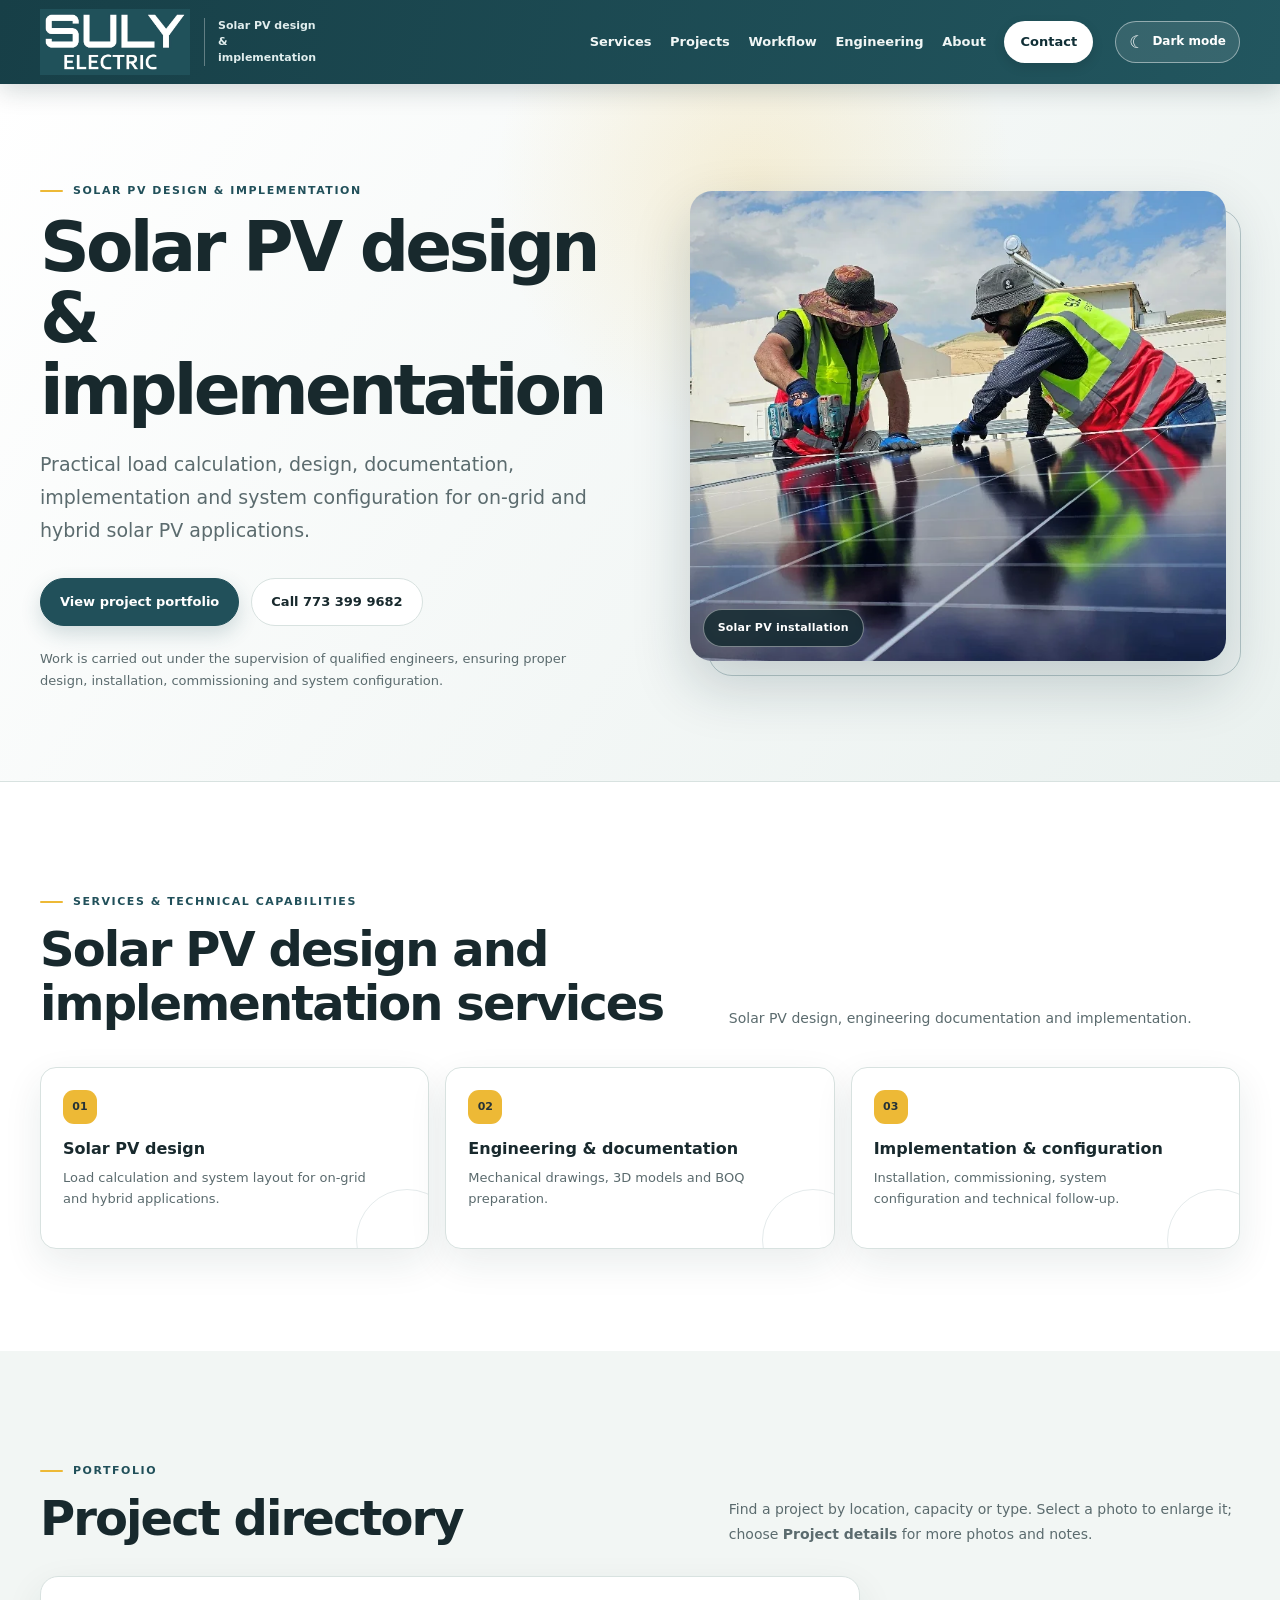
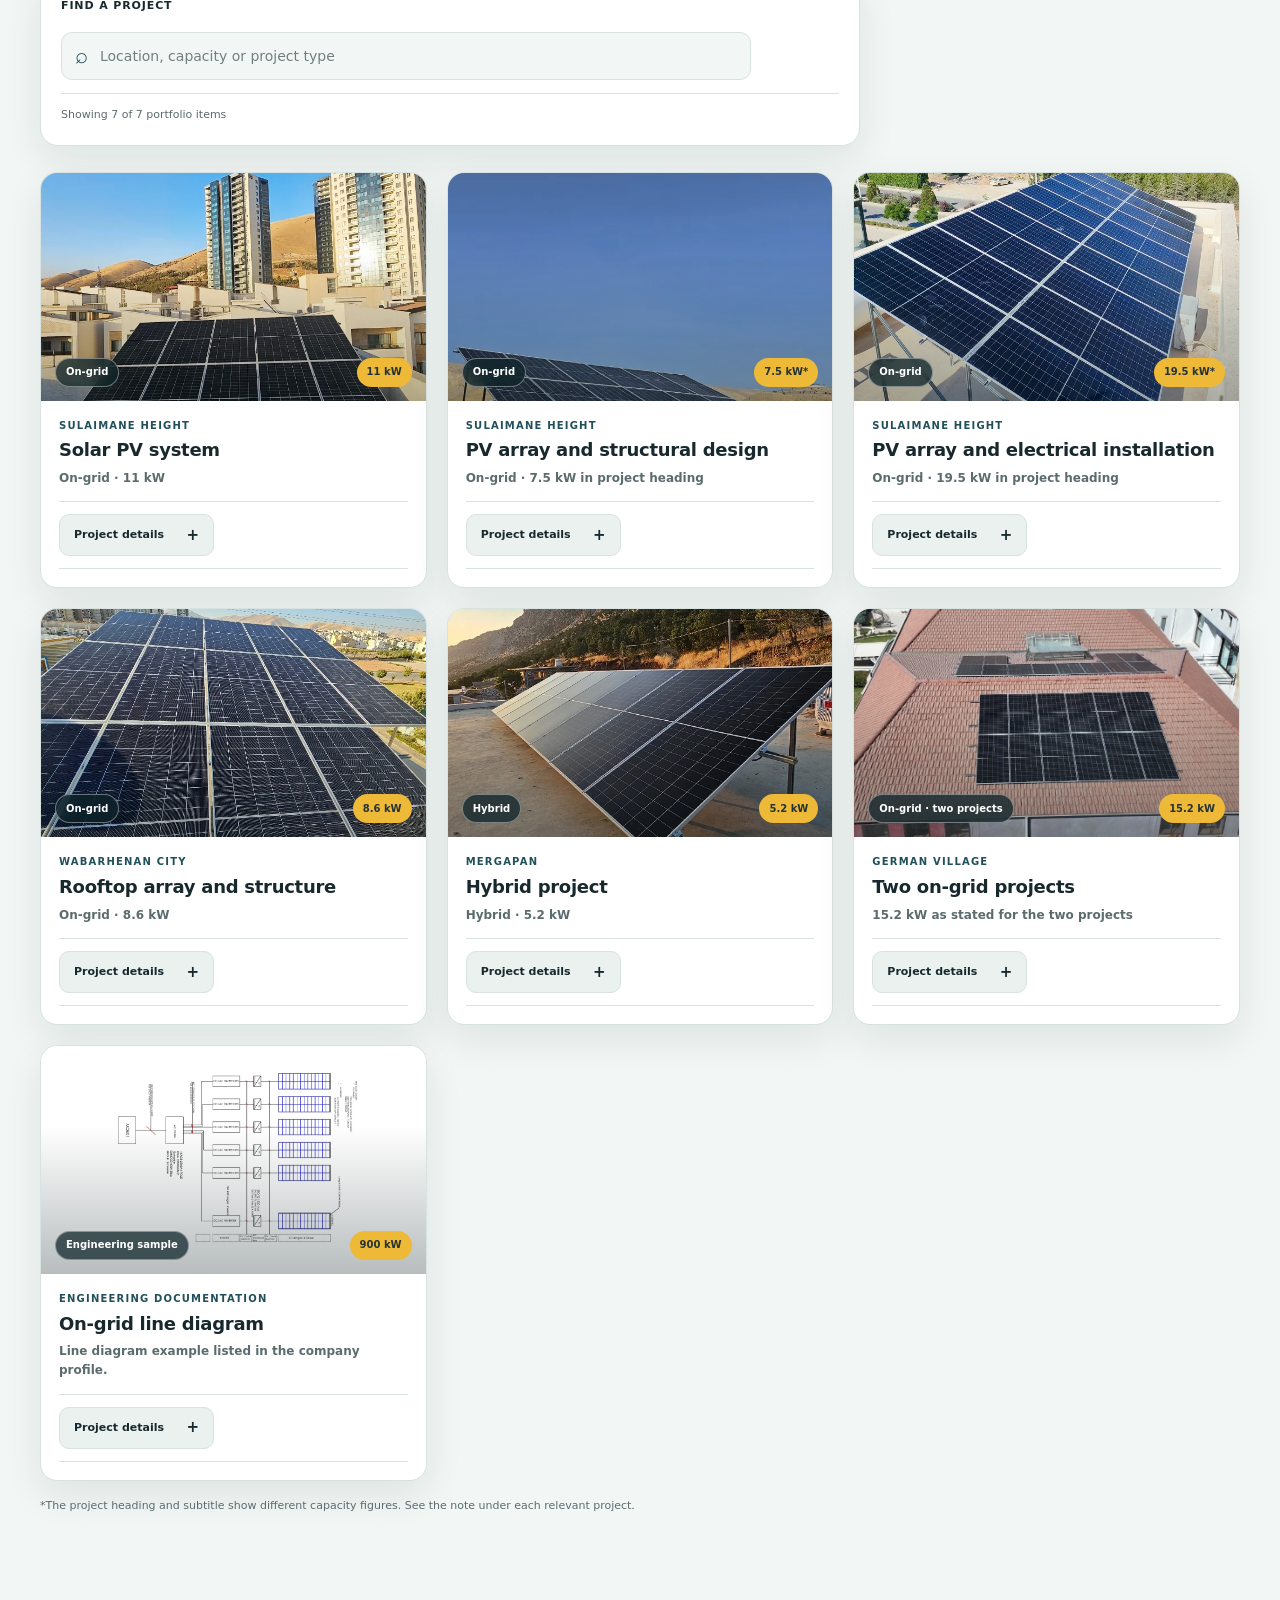
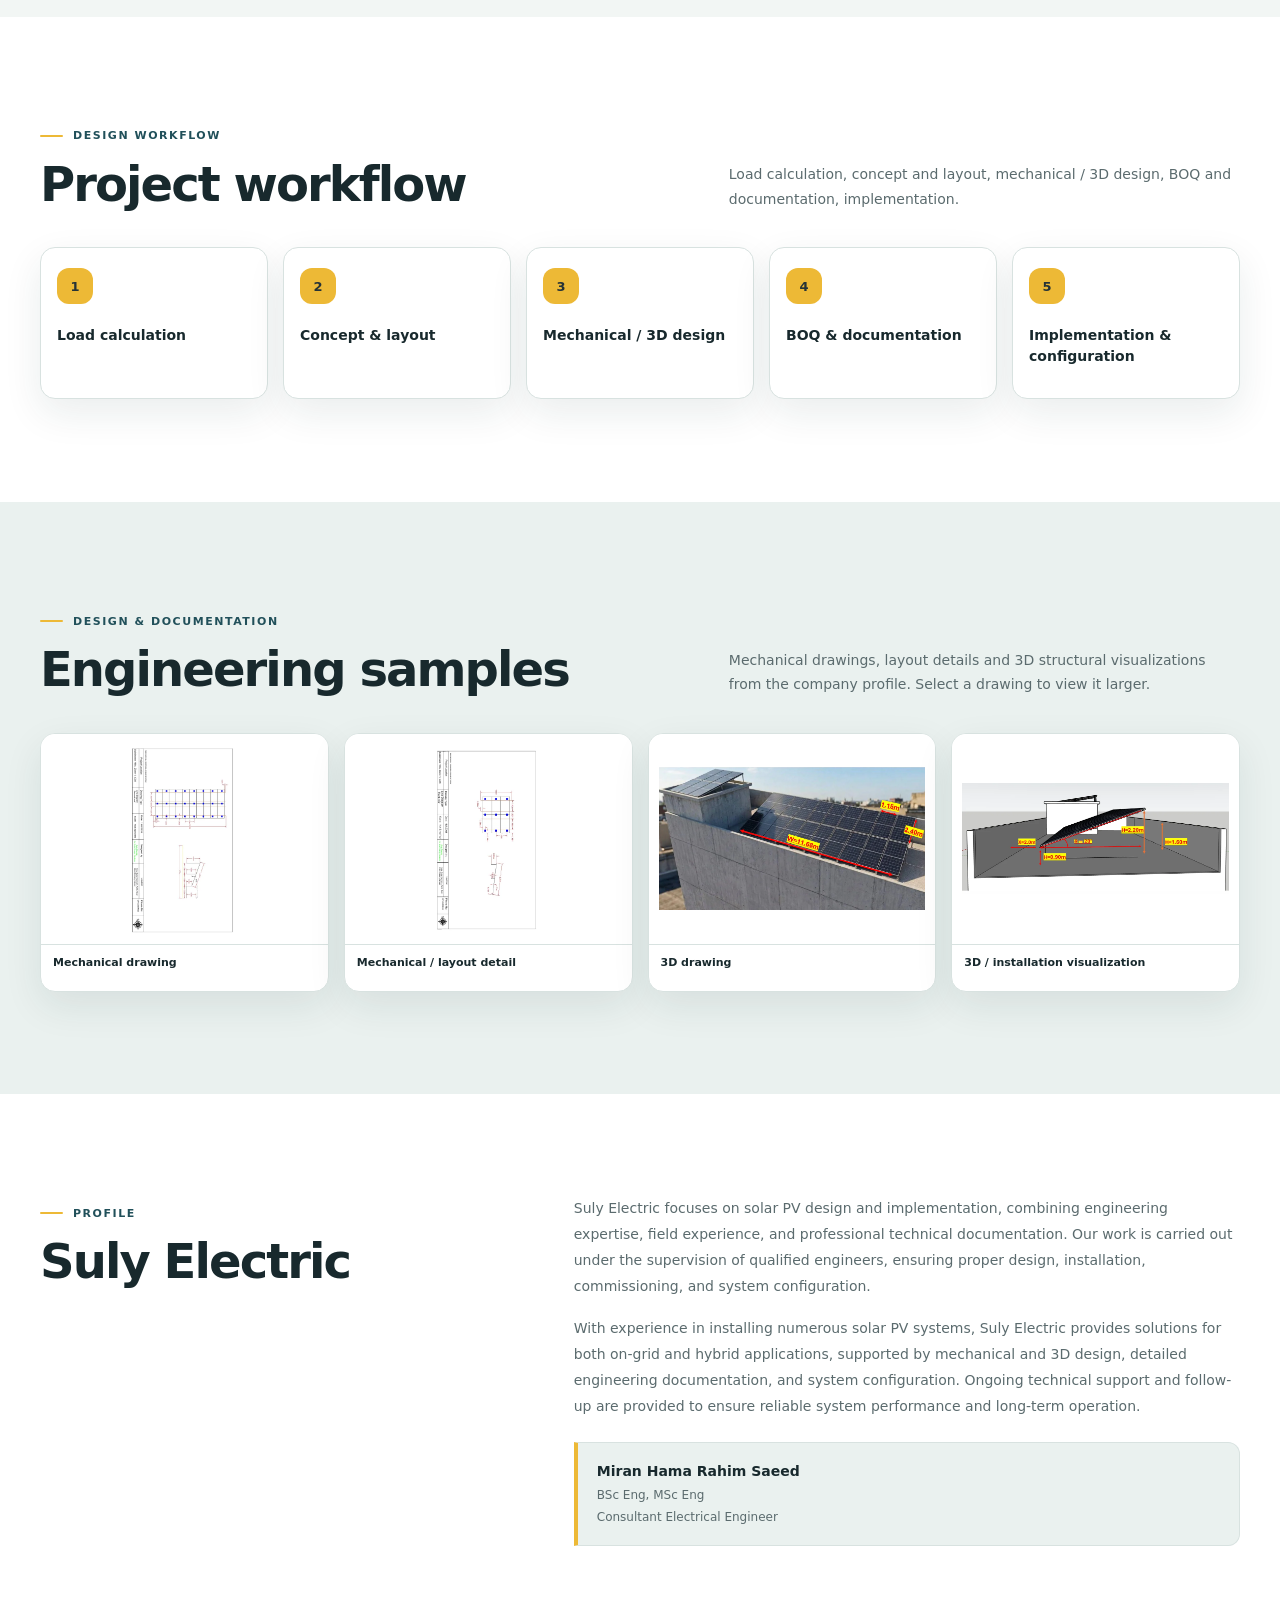
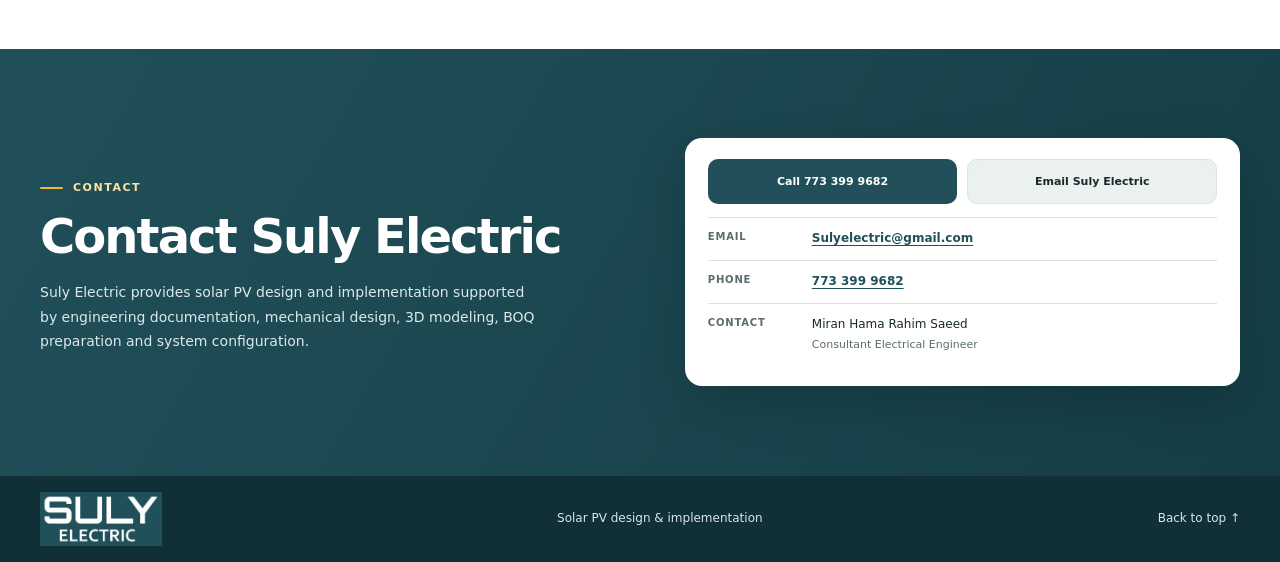
<file: index.html>
<!doctype html>
<html lang="en">
<head>
  <meta charset="utf-8">
  <meta name="viewport" content="width=device-width, initial-scale=1">
  <meta name="theme-color" content="#21505a">
  <meta name="description" content="Suly Electric solar PV design and implementation: load calculation, design, documentation, installation and system configuration for on-grid and hybrid applications.">
  <meta property="og:title" content="Suly Electric | Solar PV Design &amp; Implementation">
  <meta property="og:description" content="Solar PV design, engineering documentation and project implementation by Suly Electric.">
  <meta property="og:type" content="website">
  <title>Suly Electric | Solar PV Design &amp; Implementation</title>
  <link rel="icon" href="assets/favicon.png" type="image/png">
  <link rel="stylesheet" href="styles.css?v=20261004-6">
  <script src="script.js?v=20261004-6" defer></script>
</head>
<body>
  <a class="skip-link" href="#main">Skip to main content</a>
  <header class="site-header" id="top">
    <div class="header-inner">
      <a class="brand" href="#top" aria-label="Suly Electric home">
        <img src="assets/images/suly-electric-logo.webp" alt="Suly Electric" width="534" height="235">
        <span class="brand-description">Solar PV design &amp; implementation</span>
      </a>
      <button class="menu-toggle" type="button" aria-label="Open menu" aria-expanded="false" aria-controls="primary-navigation">
        <span class="menu-icon" aria-hidden="true"><span></span><span></span></span><span class="menu-label">Menu</span>
      </button>
      <nav class="site-nav" id="primary-navigation" aria-label="Main navigation">
        <a href="#services">Services</a>
        <a href="#projects">Projects</a>
        <a href="#process">Workflow</a>
        <a href="#engineering">Engineering</a>
        <a href="#about">About</a>
        <a class="nav-contact" href="#contact">Contact</a>
      </nav>
      <button class="theme-toggle" id="theme-toggle" type="button" aria-label="Switch to dark mode" aria-pressed="false" title="Switch to dark mode"><span class="theme-toggle-icon" aria-hidden="true">☾</span><span class="theme-toggle-label">Dark mode</span></button>
      </div>
  </header>

  <main id="main">
    <section class="hero" aria-labelledby="hero-heading">
      <div class="hero-inner page-width">
        <div class="hero-copy">
          <p class="eyebrow">Solar PV design &amp; implementation</p>
          <h1 id="hero-heading">Solar PV design &amp; implementation</h1>
          <p class="hero-text">Practical load calculation, design, documentation, implementation and system configuration for on-grid and hybrid solar PV applications.</p>
          <div class="hero-actions">
            <a class="button button-primary" href="#projects">View project portfolio</a>
            <a class="button button-outline" href="tel:7733999682">Call 773 399 9682</a>
          </div>
          <p class="hero-supporting">Work is carried out under the supervision of qualified engineers, ensuring proper design, installation, commissioning and system configuration.</p>
        </div>
        <figure class="hero-photo">
          <img src="assets/images/hero-installation.webp" alt="Solar PV installation shown in the Suly Electric portfolio" fetchpriority="high">
          <figcaption>Solar PV installation</figcaption>
        </figure>
      </div>
    </section>

    <section class="section section-white" id="services" aria-labelledby="services-heading">
      <div class="page-width">
        <div class="section-header">
          <div>
            <p class="eyebrow">Services &amp; technical capabilities</p>
            <h2 id="services-heading">Solar PV design and implementation services</h2>
          </div>
          <p class="section-intro">Solar PV design, engineering documentation and implementation.</p>
        </div>
        <div class="service-grid">
          <article class="service-card"><span class="service-number">01</span><h3>Solar PV design</h3><p>Load calculation and system layout for on-grid and hybrid applications.</p></article>
          <article class="service-card"><span class="service-number">02</span><h3>Engineering &amp; documentation</h3><p>Mechanical drawings, 3D models and BOQ preparation.</p></article>
          <article class="service-card"><span class="service-number">03</span><h3>Implementation &amp; configuration</h3><p>Installation, commissioning, system configuration and technical follow-up.</p></article>
        </div>
      </div>
    </section>

    <section class="section projects-section" id="projects" aria-labelledby="projects-heading">
      <div class="page-width">
        <div class="section-header project-section-header">
          <div>
            <p class="eyebrow">Portfolio</p>
            <h2 id="projects-heading">Project directory</h2>
          </div>
          <p class="section-intro">Find a project by location, capacity or type. Select a photo to enlarge it; choose <strong>Project details</strong> for more photos and notes.</p>
        </div>

        <div class="directory-tools">
          <label class="search-label" for="project-search">Find a project</label>
          <div class="search-row">
            <div class="search-box"><span class="search-icon" aria-hidden="true">⌕</span><input id="project-search" type="search" placeholder="Location, capacity or project type" autocomplete="off"><button class="clear-search" id="clear-search" type="button" hidden>Clear</button></div>
          </div>
          <p class="result-count" id="result-count" aria-live="polite">Showing 7 of 7 portfolio items</p>
        </div>

        <div class="project-grid" id="project-grid">
          <article class="project-card" data-search="sulaimane height 11 kw 11kw on grid rooftop solar pv inverter electrical installation array layout">
            <figure class="project-cover"><img src="assets/images/11kw-array.webp" alt="Solar PV array for an 11 kW on-grid project at Sulaimane Height" loading="lazy"><figcaption><span class="project-tag">On-grid</span><span class="capacity">11 kW</span></figcaption></figure>
            <div class="project-body"><p class="project-location">Sulaimane Height</p><h3>Solar PV system</h3><p class="project-summary">On-grid · 11 kW</p>
              <div class="project-actions"><button class="project-info-button" type="button" data-toggle-info aria-controls="project-details-sulaimane-11kw" aria-expanded="false">Project details <span aria-hidden="true">+</span></button></div>
              <details class="project-details" id="project-details-sulaimane-11kw"><summary>Project photographs and notes</summary><p class="detail-note">The profile shows the PV array, rooftop arrangement, production graph, inverter and electrical installation.</p><div class="photo-gallery"><figure><img src="assets/images/11kw-rooftop.webp" alt="Rooftop PV arrangement at Sulaimane Height" loading="lazy"><figcaption>Rooftop PV arrangement</figcaption></figure><figure><img src="assets/images/11kw-inverter.webp" alt="Inverter and electrical installation at Sulaimane Height" loading="lazy"><figcaption>Inverter and electrical installation</figcaption></figure></div></details>
            </div>
          </article>

          <article class="project-card" data-search="sulaimane height 7.5 kw 7kw 7.5kw on grid solar mechanical drawing 3d structure inverter pv array">
            <figure class="project-cover"><img src="assets/images/7-5kw-array.webp" alt="PV array shown for the Sulaimane Height project" loading="lazy"><figcaption><span class="project-tag">On-grid</span><span class="capacity">7.5 kW*</span></figcaption></figure>
            <div class="project-body"><p class="project-location">Sulaimane Height</p><h3>PV array and structural design</h3><p class="project-summary">On-grid · 7.5 kW in project heading</p>
              <div class="project-actions"><button class="project-info-button" type="button" data-toggle-info aria-controls="project-details-sulaimane-7-5kw" aria-expanded="false">Project details <span aria-hidden="true">+</span></button></div>
              <details class="project-details" id="project-details-sulaimane-7-5kw"><summary>Project photographs and notes</summary><p class="detail-note">Source profile: the project heading says 7.5 kW; the subtitle says 7 kW.</p><div class="photo-gallery"><figure><img src="assets/images/7-5kw-mechanical.webp" alt="Mechanical drawing for the solar support structure" loading="lazy"><figcaption>Mechanical drawing</figcaption></figure><figure><img src="assets/images/7-5kw-3d.webp" alt="3D visualization of the solar support structure" loading="lazy"><figcaption>3D visualization</figcaption></figure><figure><img src="assets/images/7-5kw-inverter.webp" alt="Inverter installation" loading="lazy"><figcaption>Inverter installation</figcaption></figure></div></details>
            </div>
          </article>

          <article class="project-card" data-search="sulaimane height 19.5 kw 19kw 19.5kw on grid solar pv array inverter protection distribution">
            <figure class="project-cover"><img src="assets/images/19-5kw-array.webp" alt="PV array shown for the Sulaimane Height project" loading="lazy"><figcaption><span class="project-tag">On-grid</span><span class="capacity">19.5 kW*</span></figcaption></figure>
            <div class="project-body"><p class="project-location">Sulaimane Height</p><h3>PV array and electrical installation</h3><p class="project-summary">On-grid · 19.5 kW in project heading</p>
              <div class="project-actions"><button class="project-info-button" type="button" data-toggle-info aria-controls="project-details-sulaimane-19-5kw" aria-expanded="false">Project details <span aria-hidden="true">+</span></button></div>
              <details class="project-details" id="project-details-sulaimane-19-5kw"><summary>Project photographs and notes</summary><p class="detail-note">Source profile: the project heading says 19.5 kW; the subtitle says 19 kW.</p><div class="photo-gallery"><figure><img src="assets/images/19-5kw-site.webp" alt="PV array and surrounding site at Sulaimane Height" loading="lazy"><figcaption>PV array and site</figcaption></figure><figure><img src="assets/images/19-5kw-inverter.webp" alt="Inverter installation" loading="lazy"><figcaption>Inverter installation</figcaption></figure><figure><img src="assets/images/19-5kw-protection.webp" alt="Electrical distribution and protection equipment" loading="lazy"><figcaption>Distribution and protection</figcaption></figure></div></details>
            </div>
          </article>

          <article class="project-card" data-search="wabarhenan city 8.6 kw 8.6kw on grid solar rooftop pv array layout mechanical structure">
            <figure class="project-cover"><img src="assets/images/8-6kw-array-upright.webp" alt="PV array layout for the Wabarhenan City project" loading="lazy"><figcaption><span class="project-tag">On-grid</span><span class="capacity">8.6 kW</span></figcaption></figure>
            <div class="project-body"><p class="project-location">Wabarhenan City</p><h3>Rooftop array and structure</h3><p class="project-summary">On-grid · 8.6 kW</p>
              <div class="project-actions"><button class="project-info-button" type="button" data-toggle-info aria-controls="project-details-wabarhenan-8-6kw" aria-expanded="false">Project details <span aria-hidden="true">+</span></button></div>
              <details class="project-details" id="project-details-wabarhenan-8-6kw"><summary>Project photographs and notes</summary><p class="detail-note">The profile includes the PV array layout, rooftop PV system and mechanical structure.</p><div class="photo-gallery"><figure><img src="assets/images/8-6kw-rooftop-upright.webp" alt="Rooftop PV system in Wabarhenan City" loading="lazy"><figcaption>Rooftop PV system</figcaption></figure><figure><img src="assets/images/8-6kw-structure.webp" alt="Mechanical structure in Wabarhenan City" loading="lazy"><figcaption>Mechanical structure</figcaption></figure></div></details>
            </div>
          </article>

          <article class="project-card" data-search="mergapan 5.2 kw 5.2kw hybrid battery storage solar pv array inverter">
            <figure class="project-cover"><img src="assets/images/5-2kw-site.webp" alt="Solar PV array at the Mergapan hybrid project" loading="lazy"><figcaption><span class="project-tag">Hybrid</span><span class="capacity">5.2 kW</span></figcaption></figure>
            <div class="project-body"><p class="project-location">Mergapan</p><h3>Hybrid project</h3><p class="project-summary">Hybrid · 5.2 kW</p>
              <div class="project-actions"><button class="project-info-button" type="button" data-toggle-info aria-controls="project-details-mergapan-5-2kw" aria-expanded="false">Project details <span aria-hidden="true">+</span></button></div>
              <details class="project-details" id="project-details-mergapan-5-2kw"><summary>Project photographs and notes</summary><p class="detail-note">The profile shows the PV array and inverter and battery installation.</p><div class="photo-gallery"><figure><img src="assets/images/5-2kw-array.webp" alt="PV array view at the Mergapan project" loading="lazy"><figcaption>PV array</figcaption></figure><figure><img src="assets/images/5-2kw-inverter-battery.webp" alt="Inverter and battery installation at Mergapan" loading="lazy"><figcaption>Inverter and battery installation</figcaption></figure></div></details>
            </div>
          </article>

          <article class="project-card" data-search="german village 15.2 kw two projects two systems rooftop on-grid solar pv">
            <figure class="project-cover"><img src="assets/images/german-village-roof-a.webp" alt="Aerial view of rooftop solar panels in German Village" loading="lazy"><figcaption><span class="project-tag">On-grid · two projects</span><span class="capacity">15.2 kW</span></figcaption></figure>
            <div class="project-body"><p class="project-location">German Village</p><h3>Two on-grid projects</h3><p class="project-summary">15.2 kW as stated for the two projects</p>
              <div class="project-actions"><button class="project-info-button" type="button" data-toggle-info aria-controls="project-details-german-village-15-2kw" aria-expanded="false">Project details <span aria-hidden="true">+</span></button></div>
              <details class="project-details" id="project-details-german-village-15-2kw"><summary>Project photographs and notes</summary><p class="detail-note">The source profile lists two on-grid projects and states 15.2 kW; separate ratings are not given.</p><div class="photo-gallery"><figure><img src="assets/images/german-village-roof-b.webp" alt="Another aerial view of the German Village rooftop systems" loading="lazy"><figcaption>Rooftop PV layout</figcaption></figure></div></details>
            </div>
          </article>

          <article class="project-card engineering-card" data-search="900 kw 900kw line diagram on grid electrical design documentation engineering sample drawing">
            <figure class="project-cover diagram-cover"><img src="assets/images/900kw-line-diagram.webp" alt="Line diagram shown in the company profile for a 900 kW on-grid system" loading="lazy"><figcaption><span class="project-tag">Engineering sample</span><span class="capacity">900 kW</span></figcaption></figure>
            <div class="project-body"><p class="project-location">Engineering documentation</p><h3>On-grid line diagram</h3><p class="project-summary">Line diagram example listed in the company profile.</p>
              <div class="project-actions"><button class="project-info-button" type="button" data-toggle-info aria-controls="project-details-engineering-900kw" aria-expanded="false">Project details <span aria-hidden="true">+</span></button></div>
              <details class="project-details" id="project-details-engineering-900kw"><summary>Project note</summary><p class="detail-note">The profile describes a line diagram of a 900 kW on-grid system. It is shown as an engineering-documentation example.</p></details>
            </div>
          </article>
        </div>
        <div class="no-results" id="no-results" hidden>
          <h3>No matching portfolio items</h3>
          <p>Try another location, capacity or project type.</p>
          <button class="button button-outline" id="reset-search" type="button">Show all</button>
        </div>
        <p class="portfolio-footnote">*The project heading and subtitle show different capacity figures. See the note under each relevant project.</p>
      </div>
    </section>

    <section class="section section-white" id="process" aria-labelledby="process-heading">
      <div class="page-width">
        <div class="section-header">
          <div><p class="eyebrow">Design workflow</p><h2 id="process-heading">Project workflow</h2></div>
          <p class="section-intro">Load calculation, concept and layout, mechanical / 3D design, BOQ and documentation, implementation.</p>
        </div>
        <ol class="process-list">
          <li><span class="step-number">1</span><h3>Load calculation</h3></li>
          <li><span class="step-number">2</span><h3>Concept &amp; layout</h3></li>
          <li><span class="step-number">3</span><h3>Mechanical / 3D design</h3></li>
          <li><span class="step-number">4</span><h3>BOQ &amp; documentation</h3></li>
          <li><span class="step-number">5</span><h3>Implementation &amp; configuration</h3></li>
        </ol>
      </div>
    </section>

    <section class="section engineering-section" id="engineering" aria-labelledby="engineering-heading">
      <div class="page-width">
        <div class="section-header">
          <div><p class="eyebrow">Design &amp; documentation</p><h2 id="engineering-heading">Engineering samples</h2></div>
          <p class="section-intro">Mechanical drawings, layout details and 3D structural visualizations from the company profile. Select a drawing to view it larger.</p>
        </div>
        <div class="engineering-grid">
          <figure><img src="assets/images/mechanical-drawing.webp" alt="Mechanical drawing for a solar panel support design" loading="lazy"><figcaption>Mechanical drawing</figcaption></figure>
          <figure><img src="assets/images/layout-detail.webp" alt="PV layout and mechanical detail drawing" loading="lazy"><figcaption>Mechanical / layout detail</figcaption></figure>
          <figure><img src="assets/images/pv-3d-design.webp" alt="Three-dimensional solar PV structure drawing" loading="lazy"><figcaption>3D drawing</figcaption></figure>
          <figure><img src="assets/images/structure-3d-view.webp" alt="Three-dimensional visualization of a solar-panel structure" loading="lazy"><figcaption>3D / installation visualization</figcaption></figure>
        </div>
      </div>
    </section>

    <section class="section section-white" id="about" aria-labelledby="about-heading">
      <div class="page-width about-layout">
        <div><p class="eyebrow">Profile</p><h2 id="about-heading">Suly Electric</h2></div>
        <div class="about-copy">
          <p>Suly Electric focuses on solar PV design and implementation, combining engineering expertise, field experience, and professional technical documentation. Our work is carried out under the supervision of qualified engineers, ensuring proper design, installation, commissioning, and system configuration.</p>
          <p>With experience in installing numerous solar PV systems, Suly Electric provides solutions for both on-grid and hybrid applications, supported by mechanical and 3D design, detailed engineering documentation, and system configuration. Ongoing technical support and follow-up are provided to ensure reliable system performance and long-term operation.</p>
          <div class="engineer-profile"><strong>Miran Hama Rahim Saeed</strong><span>BSc Eng, MSc Eng</span><span>Consultant Electrical Engineer</span></div>
        </div>
      </div>
    </section>

    <section class="contact-section" id="contact" aria-labelledby="contact-heading">
      <div class="page-width contact-layout">
        <div><p class="eyebrow">Contact</p><h2 id="contact-heading">Contact Suly Electric</h2><p>Suly Electric provides solar PV design and implementation supported by engineering documentation, mechanical design, 3D modeling, BOQ preparation and system configuration.</p></div>
        <div class="contact-card">
          <div class="contact-actions"><a class="contact-action primary" href="tel:7733999682">Call 773 399 9682</a><a class="contact-action secondary" href="mailto:Sulyelectric@gmail.com">Email Suly Electric</a></div>
          <div class="contact-row"><span class="contact-label">Email</span><a href="mailto:Sulyelectric@gmail.com">Sulyelectric@gmail.com</a></div>
          <div class="contact-row"><span class="contact-label">Phone</span><a href="tel:7733999682">773 399 9682</a></div>
          <div class="contact-row"><span class="contact-label">Contact</span><span>Miran Hama Rahim Saeed<br><small>Consultant Electrical Engineer</small></span></div>
        </div>
      </div>
    </section>
  </main>

  <dialog class="image-lightbox" id="image-lightbox" aria-labelledby="lightbox-caption">
    <div class="lightbox-topbar">
      <p class="lightbox-caption" id="lightbox-caption">Portfolio image</p>
      <button class="lightbox-close" id="lightbox-close" type="button" aria-label="Close image viewer">Close</button>
    </div>
    <div class="lightbox-stage" id="lightbox-stage">
      <button class="lightbox-nav-button previous" id="lightbox-previous" type="button" aria-label="Previous photo">‹</button>
      <img class="lightbox-image" id="lightbox-image" alt="">
      <button class="lightbox-nav-button next" id="lightbox-next" type="button" aria-label="Next photo">›</button>
    </div>
    <div class="lightbox-bottombar">
      <div class="zoom-controls" aria-label="Image zoom controls">
        <button id="zoom-out" type="button" aria-label="Zoom out" title="Zoom out">−</button>
        <output id="zoom-level" aria-live="polite">100%</output>
        <button id="zoom-in" type="button" aria-label="Zoom in" title="Zoom in">+</button>
        <button class="zoom-fit" id="zoom-fit" type="button">Fit to screen</button>
        <output class="lightbox-counter" id="lightbox-counter" aria-live="polite">1 / 1</output>
      </div>
      <p class="lightbox-hint">Use the arrows to browse · Zoom with + / − · Esc to close</p>
    </div>
  </dialog>

  <footer class="site-footer">
    <div class="page-width footer-main">
      <a class="footer-logo" href="#top" aria-label="Suly Electric, back to top"><img src="assets/images/suly-electric-logo.webp" alt="Suly Electric" width="534" height="235"></a>
      <p>Solar PV design &amp; implementation</p>
      <a href="#top">Back to top ↑</a>
    </div>
  </footer>
</body>
</html>
</file>
<file: styles.css>
/* Suly Electric — solar engineering, presented with clarity. */
:root {
  --brand: #21505a;
  --brand-strong: #173e46;
  --brand-deep: #102f36;
  --accent: #edb936;
  --ink: #18292d;
  --muted: #5b6b6e;
  --line: #d8e2e0;
  --canvas: #f2f6f4;
  --surface: #ffffff;
  --surface-alt: #eaf1ef;
  --surface-soft: #dce9e5;
  --shadow: 0 14px 38px rgba(22, 55, 60, .09);
  --shadow-hover: 0 20px 48px rgba(18, 50, 55, .16);
  --content: 1200px;
  color-scheme: light;
  font-family: Inter, "Segoe UI", system-ui, -apple-system, BlinkMacSystemFont, sans-serif;
  color: var(--ink);
  background: var(--canvas);
  font-size: 16px;
  line-height: 1.65;
}

html[data-theme="dark"] {
  --brand: #3b7b86;
  --brand-strong: #24545d;
  --brand-deep: #183e45;
  --ink: #edf3f3;
  --muted: #b5c4c5;
  --line: #354d51;
  --canvas: #10191c;
  --surface: #19282c;
  --surface-alt: #20363a;
  --surface-soft: #294247;
  --shadow: 0 16px 40px rgba(0, 0, 0, .22);
  --shadow-hover: 0 22px 50px rgba(0, 0, 0, .35);
  color-scheme: dark;
}

* { box-sizing: border-box; }
html { scroll-behavior: smooth; scroll-padding-top: 100px; }
body { margin: 0; background: var(--canvas); color: var(--ink); -webkit-font-smoothing: antialiased; transition: background-color .28s ease, color .28s ease; }
img { display: block; max-width: 100%; }
a { color: var(--brand); text-underline-offset: 3px; }
button, input { font: inherit; }
button { color: inherit; }
a:focus-visible, button:focus-visible, summary:focus-visible, input:focus-visible { outline: 3px solid var(--accent); outline-offset: 3px; }
.page-width, .header-inner { width: min(var(--content), calc(100% - 48px)); margin-inline: auto; }
.skip-link { position: absolute; top: -60px; left: 12px; z-index: 100; padding: 10px 14px; border-radius: 8px; background: #fff; color: #173e46; }
.skip-link:focus { top: 12px; }

/* Brand header */
.site-header { position: sticky; top: 0; z-index: 50; color: #fff; background: linear-gradient(105deg, #173f47, #22565f); box-shadow: 0 6px 24px rgba(11, 37, 41, .18); }
.header-inner { position: relative; display: flex; min-height: 84px; align-items: center; gap: 22px; }
.brand { display: flex; min-width: 244px; align-items: center; gap: 14px; color: #fff; text-decoration: none; }
.brand img { width: 150px; height: 66px; object-fit: contain; }
.brand-description { max-width: 125px; padding-left: 13px; border-left: 1px solid rgba(255,255,255,.32); color: #e0eded; font-size: 11px; font-weight: 600; line-height: 1.45; }
.site-nav { display: flex; align-items: center; justify-content: flex-end; gap: clamp(11px, 1.45vw, 21px); margin-left: auto; }
.site-nav a { padding: 8px 0; color: #f0f6f5; font-size: 13px; font-weight: 650; text-decoration: none; transition: color .2s ease, opacity .2s ease; }
.site-nav a:hover { color: #fff; opacity: .82; }
.site-nav .nav-contact { padding: 10px 16px; border-radius: 999px; background: #fff; color: var(--brand-deep); box-shadow: 0 4px 12px rgba(0,0,0,.12); }
.site-nav .nav-contact:hover { background: #f6f4ea; opacity: 1; }
.theme-toggle { display: inline-flex; flex: 0 0 auto; min-height: 42px; align-items: center; justify-content: center; gap: 8px; padding: 8px 13px; border: 1px solid rgba(255,255,255,.46); border-radius: 999px; background: rgba(255,255,255,.1); color: #fff; font-size: 12px; font-weight: 750; white-space: nowrap; cursor: pointer; transition: background .2s ease, border-color .2s ease, transform .2s ease; }
.theme-toggle:hover { transform: translateY(-1px); border-color: rgba(255,255,255,.8); background: rgba(255,255,255,.2); }
.theme-toggle-icon { font-size: 17px; line-height: 1; }
.theme-toggle-label { display: inline; }
.menu-toggle { display: none; }

/* Opening section */
.hero { position: relative; isolation: isolate; overflow: hidden; border-bottom: 1px solid var(--line); background: linear-gradient(125deg, var(--surface) 0%, var(--surface-alt) 100%); }
.hero::before { position: absolute; z-index: -1; top: -170px; right: 20%; width: 540px; height: 540px; border-radius: 50%; background: radial-gradient(circle, rgba(237,185,54,.18), rgba(237,185,54,0) 68%); content: ""; animation: sunlight-drift 18s ease-in-out infinite alternate; }
.hero-inner { display: grid; min-height: 560px; grid-template-columns: 1.02fr .98fr; align-items: center; gap: clamp(36px, 6vw, 80px); padding-block: clamp(54px, 7vw, 92px); }
.hero-copy { max-width: 650px; }
.eyebrow { display: inline-flex; align-items: center; gap: 10px; margin: 0 0 14px; color: var(--brand); font-size: 11px; font-weight: 800; letter-spacing: .14em; line-height: 1.4; text-transform: uppercase; }
.eyebrow::before { width: 23px; height: 2px; border-radius: 2px; background: var(--accent); content: ""; }
.hero h1 { max-width: 670px; margin: 0; color: var(--ink); font-size: clamp(42px, 5.4vw, 72px); font-weight: 760; line-height: 1.03; letter-spacing: -.055em; }
.hero-text { max-width: 590px; margin: 22px 0 0; color: var(--muted); font-size: clamp(16px, 1.5vw, 19px); line-height: 1.75; }
.hero-actions { display: flex; flex-wrap: wrap; gap: 12px; margin-top: 30px; }
.button { display: inline-flex; min-height: 48px; align-items: center; justify-content: center; gap: 9px; padding: 11px 19px; border: 1px solid transparent; border-radius: 999px; font-size: 13px; font-weight: 750; text-align: center; text-decoration: none; cursor: pointer; transition: transform .2s ease, background .2s ease, border-color .2s ease, box-shadow .2s ease; }
.button:hover { transform: translateY(-2px); }
.button-primary { border-color: var(--brand); background: var(--brand); color: #fff; box-shadow: 0 8px 20px rgba(33,80,90,.19); }
.button-primary:hover { border-color: var(--brand-strong); background: var(--brand-strong); box-shadow: 0 12px 24px rgba(33,80,90,.23); }
.button-outline { border-color: var(--line); background: var(--surface); color: var(--ink); }
.button-outline:hover { border-color: var(--brand); background: var(--surface-alt); }
.hero-supporting { max-width: 565px; margin: 22px 0 0; color: var(--muted); font-size: 13px; line-height: 1.7; }
.hero-photo { position: relative; min-width: 0; margin: 0; padding: 0 14px 14px 0; }
.hero-photo::before { position: absolute; z-index: -1; inset: 18px -1px -1px 18px; border: 1px solid rgba(33,80,90,.28); border-radius: 24px; content: ""; }
.hero-photo img { width: 100%; height: clamp(330px, 37vw, 470px); border-radius: 22px; object-fit: cover; box-shadow: 0 24px 58px rgba(15,47,53,.2); }
.hero-photo figcaption { position: absolute; right: 27px; bottom: 28px; left: 13px; width: max-content; max-width: calc(100% - 40px); padding: 9px 14px; border: 1px solid rgba(255,255,255,.42); border-radius: 999px; background: rgba(13,37,41,.78); color: #fff; font-size: 11px; font-weight: 700; letter-spacing: .02em; backdrop-filter: blur(9px); }

/* Shared sections */
.section { padding-block: clamp(64px, 8vw, 104px); }
.section-white { background: var(--surface); }
.section-header { display: grid; grid-template-columns: 1.1fr .9fr; align-items: end; gap: clamp(28px, 5vw, 64px); margin-bottom: 36px; }
.section-header h2, .about-layout h2, .contact-layout h2 { max-width: 700px; margin: 0; color: var(--ink); font-size: clamp(31px, 3.8vw, 48px); font-weight: 740; line-height: 1.12; letter-spacing: -.04em; }
.section-intro { max-width: 510px; margin: 0; color: var(--muted); font-size: 14px; line-height: 1.75; }

/* Service cards */
.service-grid { display: grid; grid-template-columns: repeat(3, minmax(0,1fr)); gap: 16px; }
.service-card { position: relative; min-height: 182px; overflow: hidden; padding: 22px 22px 24px; border: 1px solid var(--line); border-radius: 16px; background: var(--surface); box-shadow: var(--shadow); transition: transform .24s ease, border-color .24s ease, box-shadow .24s ease, background .24s ease; }
.service-card::after { position: absolute; right: -30px; bottom: -43px; width: 100px; height: 100px; border: 1px solid rgba(33,80,90,.12); border-radius: 50%; content: ""; transition: transform .28s ease; }
.service-card:hover { transform: translateY(-5px); border-color: rgba(33,80,90,.34); box-shadow: var(--shadow-hover); }
.service-card:hover::after { transform: scale(1.35); }
.service-number { display: inline-grid; width: 34px; height: 34px; place-items: center; margin-bottom: 14px; border-radius: 11px; background: var(--accent); color: #263337; font-size: 11px; font-weight: 850; }
.service-card h3 { margin: 0 0 7px; font-size: 16px; font-weight: 730; line-height: 1.35; }
.service-card p { max-width: 320px; margin: 0; color: var(--muted); font-size: 13px; line-height: 1.65; }

/* Searchable project directory */
.projects-section { background: var(--canvas); }
.project-section-header { margin-bottom: 30px; }
.directory-tools { display: grid; grid-template-columns: minmax(0,1fr); max-width: 820px; gap: 9px; margin-bottom: 26px; padding: 20px; border: 1px solid var(--line); border-radius: 18px; background: var(--surface); box-shadow: var(--shadow); }
.search-label { display: block; margin: 0 0 8px; color: var(--ink); font-size: 11px; font-weight: 800; letter-spacing: .08em; text-transform: uppercase; }
.search-label { grid-column: 1; grid-row: auto; }
.search-row { grid-column: 1; grid-row: auto; max-width: 690px; }
.search-box { display: flex; min-height: 48px; align-items: center; gap: 10px; padding: 0 13px; border: 1px solid var(--line); border-radius: 11px; background: var(--canvas); transition: border-color .2s ease, box-shadow .2s ease; }
.search-box:focus-within { border-color: var(--brand); box-shadow: 0 0 0 4px rgba(33,80,90,.12); }
.search-icon { color: var(--brand); font-size: 22px; line-height: 1; }
.search-box input { flex: 1; min-width: 0; height: 44px; border: 0; outline: 0; background: transparent; color: var(--ink); font-size: 14px; }
.search-box input::placeholder { color: var(--muted); opacity: .85; }
.clear-search { border: 0; background: transparent; color: var(--brand); font-size: 12px; font-weight: 750; text-decoration: underline; cursor: pointer; }
.result-count { grid-column: 1 / -1; margin: 4px 0 0; padding-top: 12px; border-top: 1px solid var(--line); color: var(--muted); font-size: 11px; }
.project-grid { display: grid; grid-template-columns: repeat(3,minmax(0,1fr)); align-items: stretch; gap: 20px; }
.project-card { display: flex; min-width: 0; flex-direction: column; overflow: hidden; border: 1px solid var(--line); border-radius: 17px; background: var(--surface); box-shadow: var(--shadow); transition: transform .24s ease, box-shadow .24s ease, border-color .24s ease; }
.project-card:hover { transform: translateY(-5px); border-color: rgba(33,80,90,.36); box-shadow: var(--shadow-hover); }
.project-card[hidden] { display: none; }
.project-cover { position: relative; overflow: hidden; margin: 0; background: var(--surface-soft); }
.project-cover::after { position: absolute; inset: 35% 0 0; background: linear-gradient(180deg, transparent, rgba(8,26,29,.29)); content: ""; pointer-events: none; }
.project-cover > img { width: 100%; height: 228px; object-fit: cover; transition: transform .38s cubic-bezier(.2,.7,.2,1); }
.project-card:hover .project-cover > img { transform: scale(1.035); }
.project-cover figcaption { position: absolute; z-index: 2; right: 14px; bottom: 14px; left: 14px; display: flex; align-items: center; justify-content: space-between; gap: 8px; }
.project-tag, .capacity { display: inline-flex; min-height: 29px; align-items: center; padding: 5px 10px; border-radius: 999px; font-size: 10px; font-weight: 800; line-height: 1.25; }
.project-tag { border: 1px solid rgba(255,255,255,.38); background: rgba(12,34,39,.72); color: #fff; backdrop-filter: blur(8px); }
.capacity { background: var(--accent); color: #253337; }
.project-body { display: flex; flex: 1; flex-direction: column; padding: 17px 18px 18px; }
.project-location { margin: 0 0 4px; color: var(--brand); font-size: 10px; font-weight: 850; letter-spacing: .12em; text-transform: uppercase; }
.project-body h3 { margin: 0; color: var(--ink); font-size: 18px; font-weight: 750; line-height: 1.32; letter-spacing: -.015em; }
.project-summary { margin: 7px 0 0; color: var(--muted); font-size: 12px; font-weight: 650; line-height: 1.55; }
.project-actions { display: flex; gap: 8px; margin-top: 14px; padding-top: 12px; border-top: 1px solid var(--line); }
.project-info-button { display: flex; min-width: 0; min-height: 42px; align-items: center; justify-content: space-between; gap: 6px; padding: 9px 11px; border: 1px solid transparent; border-radius: 10px; font-size: 11px; font-weight: 800; line-height: 1.25; text-align: left; cursor: pointer; transition: transform .2s ease, background .2s ease, border-color .2s ease, box-shadow .2s ease; }
.project-info-button { border-color: var(--line); background: var(--surface-alt); color: var(--ink); }
.project-info-button:hover { transform: translateY(-1px); border-color: var(--brand); }
.project-info-button[aria-expanded="true"] { border-color: var(--brand); background: var(--surface-soft); color: var(--brand); }
.project-info-button span { font-size: 15px; line-height: 1; }
.project-details { margin-top: 12px; border-top: 1px solid var(--line); }
.project-details > summary { padding: 7px 0; color: var(--brand); font-size: 13px; font-weight: 700; cursor: pointer; }
.detail-note { margin: 8px 0 13px; color: var(--muted); font-size: 12px; line-height: 1.7; }
.photo-gallery { display: grid; grid-template-columns: repeat(2,minmax(0,1fr)); gap: 9px; }
.photo-gallery figure { overflow: hidden; margin: 0; border: 1px solid var(--line); border-radius: 10px; background: var(--surface); }
.photo-gallery img { width: 100%; height: 136px; object-fit: cover; transition: transform .3s ease; }
.photo-gallery figure:hover img { transform: scale(1.04); }
.photo-gallery figcaption { padding: 7px 9px; color: var(--muted); font-size: 10px; line-height: 1.4; }
.diagram-cover > img { padding: 15px; background: #fff; object-fit: contain; }
.portfolio-footnote { margin: 16px 0 0; color: var(--muted); font-size: 11px; line-height: 1.6; }
.no-results { padding: 32px 20px; border: 1px solid var(--line); border-radius: 16px; background: var(--surface); text-align: center; box-shadow: var(--shadow); }
.no-results[hidden] { display: none; }
.no-results h3 { margin: 0; font-size: 20px; }
.no-results p { max-width: 480px; margin: 8px auto 17px; color: var(--muted); font-size: 13px; }
.no-results .button { cursor: pointer; }

/* Image actions: photos announce that they open at a larger size. */
.image-viewer-trigger { position: relative; cursor: zoom-in; }
.image-viewer-trigger:focus-visible { outline: 3px solid var(--accent); outline-offset: 3px; }

/* Project workflow and engineering samples */
.process-list { display: grid; grid-template-columns: repeat(5,minmax(0,1fr)); gap: 15px; margin: 0; padding: 0; list-style: none; }
.process-list li { position: relative; min-height: 152px; padding: 20px 16px; border: 1px solid var(--line); border-radius: 15px; background: var(--surface); box-shadow: var(--shadow); transition: transform .22s ease, box-shadow .22s ease; }
.process-list li:hover { transform: translateY(-4px); box-shadow: var(--shadow-hover); }
.step-number { display: grid; width: 36px; height: 36px; place-items: center; margin-bottom: 21px; border-radius: 12px; background: var(--accent); color: #263337; font-size: 13px; font-weight: 850; }
.process-list h3 { margin: 0; font-size: 14px; font-weight: 730; line-height: 1.45; }
.engineering-section { background: var(--surface-alt); }
.engineering-grid { display: grid; grid-template-columns: repeat(4,minmax(0,1fr)); gap: 15px; }
.engineering-grid figure { overflow: hidden; margin: 0; border: 1px solid var(--line); border-radius: 15px; background: var(--surface); box-shadow: var(--shadow); transition: transform .22s ease, box-shadow .22s ease; }
.engineering-grid figure:hover { transform: translateY(-4px); box-shadow: var(--shadow-hover); }
.engineering-grid img { width: 100%; height: 210px; padding: 10px; background: #fff; object-fit: contain; transition: transform .3s ease; }
.engineering-grid figure:hover img { transform: scale(1.035); }
.engineering-grid figcaption { min-height: 47px; padding: 10px 12px; border-top: 1px solid var(--line); color: var(--ink); font-size: 11px; font-weight: 700; line-height: 1.45; }

/* Company profile and contact */
.about-layout { display: grid; grid-template-columns: .8fr 1.2fr; align-items: start; gap: clamp(30px,7vw,90px); }
.about-layout h2 { max-width: 480px; }
.about-copy p { margin: 0 0 16px; color: var(--muted); font-size: 14px; line-height: 1.85; }
.engineer-profile { display: flex; flex-direction: column; align-items: flex-start; gap: 3px; margin-top: 22px; padding: 17px 19px; border: 1px solid var(--line); border-left: 4px solid var(--accent); border-radius: 0 12px 12px 0; background: var(--surface-alt); }
.engineer-profile strong { color: var(--ink); font-size: 14px; }
.engineer-profile span { color: var(--muted); font-size: 12px; }
.contact-section { overflow: hidden; padding-block: clamp(62px,7vw,90px); background: linear-gradient(120deg, #21505a, #153d45); color: #fff; }
.contact-layout { display: grid; grid-template-columns: 1fr 1fr; align-items: center; gap: clamp(35px,7vw,90px); }
.contact-section .eyebrow { color: #ffe3a0; }
.contact-layout h2 { max-width: 570px; color: #fff; }
.contact-layout > div:first-child > p:last-child { max-width: 500px; margin: 17px 0 0; color: #dce9e8; font-size: 14px; line-height: 1.75; }
.contact-card { padding: 20px 22px; border: 1px solid rgba(255,255,255,.24); border-radius: 17px; background: var(--surface); color: var(--ink); box-shadow: 0 18px 50px rgba(0,0,0,.17); }
.contact-actions { display: grid; grid-template-columns: 1fr 1fr; gap: 10px; margin-bottom: 13px; }
.contact-action { display: flex; min-height: 45px; align-items: center; justify-content: center; padding: 10px 13px; border: 1px solid transparent; border-radius: 10px; font-size: 11px; font-weight: 800; text-align: center; text-decoration: none; transition: transform .2s ease, background .2s ease; }
.contact-action:hover { transform: translateY(-2px); }
.contact-action.primary { background: var(--brand); color: #fff; }
.contact-action.primary:hover { background: var(--brand-strong); }
.contact-action.secondary { border-color: var(--line); background: var(--surface-alt); color: var(--ink); }
.contact-row { display: grid; grid-template-columns: 92px 1fr; gap: 12px; padding: 11px 0; border-top: 1px solid var(--line); font-size: 12px; }
.contact-label { color: var(--muted); font-size: 10px; font-weight: 850; letter-spacing: .08em; text-transform: uppercase; }
.contact-row a { color: var(--brand); font-weight: 750; overflow-wrap: anywhere; }
.contact-row small { color: var(--muted); font-size: 11px; }
.site-footer { background: #102f36; color: #d9e7e5; }
.footer-main { display: flex; min-height: 86px; align-items: center; justify-content: space-between; gap: 18px; }
.footer-logo img { width: 122px; height: 54px; object-fit: contain; }
.footer-main p, .footer-main > a:last-child { margin: 0; color: #d9e7e5; font-size: 12px; text-decoration: none; }
.footer-main > a:last-child:hover { color: #fff; text-decoration: underline; text-underline-offset: 4px; }

/* Full-screen, browsable project photo and drawing viewer */
.image-lightbox { width: min(1160px,calc(100vw - 24px)); height: min(93vh,920px); max-width: none; max-height: none; padding: clamp(12px,2vw,22px); border: 1px solid rgba(255,255,255,.16); border-radius: 20px; background: #111d20; color: #f2f7f6; box-shadow: 0 28px 90px rgba(0,0,0,.55); }
.image-lightbox[open] { display: grid; grid-template-rows: auto minmax(0,1fr) auto; gap: 12px; }
.image-lightbox::backdrop { background: rgba(4,11,13,.88); backdrop-filter: blur(7px); }
.lightbox-topbar, .lightbox-bottombar { display: flex; align-items: center; justify-content: space-between; gap: 14px; }
.lightbox-caption { margin: 0; color: #f2f7f6; font-size: 13px; font-weight: 750; line-height: 1.4; }
.lightbox-close, .zoom-controls button, .lightbox-nav-button { display: inline-grid; min-width: 42px; min-height: 42px; place-items: center; padding: 8px 12px; border: 1px solid #52666a; border-radius: 10px; background: #203438; color: #f4f8f7; font: inherit; font-size: 13px; font-weight: 800; cursor: pointer; transition: background .18s ease, transform .18s ease; }
.lightbox-close:hover, .zoom-controls button:hover, .lightbox-nav-button:hover { transform: translateY(-1px); background: #315158; }
.lightbox-stage { position: relative; display: grid; min-height: 0; place-items: center; overflow: auto; border: 1px solid rgba(255,255,255,.1); border-radius: 13px; background: #091214; }
.lightbox-image { display: block; width: auto; height: auto; max-width: 92vw; max-height: 74vh; object-fit: contain; }
.lightbox-nav-button { position: absolute; z-index: 3; top: 50%; width: 46px; height: 54px; transform: translateY(-50%); border-color: rgba(255,255,255,.22); border-radius: 13px; background: rgba(28,52,57,.88); font-size: 28px; line-height: 1; backdrop-filter: blur(8px); }
.lightbox-nav-button:hover { transform: translateY(calc(-50% - 1px)); }
.lightbox-nav-button.previous { left: 12px; }
.lightbox-nav-button.next { right: 12px; }
.lightbox-nav-button:disabled, .zoom-controls button:disabled { opacity: .42; cursor: not-allowed; transform: none; }
.zoom-controls { display: flex; flex-wrap: wrap; align-items: center; gap: 7px; }
.zoom-controls output { min-width: 47px; color: #e7eeee; font-size: 11px; font-variant-numeric: tabular-nums; text-align: center; }
.zoom-controls .zoom-fit { padding-inline: 13px; font-size: 11px; }
.lightbox-counter { padding-left: 4px; }
.lightbox-hint { max-width: 340px; margin: 0; color: #bbcacc; font-size: 10px; line-height: 1.5; text-align: right; }

/* Entrance and hover motion is restrained and disabled for reduced-motion preferences. */
html.has-motion [data-reveal] { opacity: 0; transform: translateY(22px); transition: opacity .65s ease var(--reveal-delay,0ms), transform .65s cubic-bezier(.2,.7,.2,1) var(--reveal-delay,0ms); }
html.has-motion [data-reveal].is-visible { opacity: 1; transform: none; }
@keyframes sunlight-drift { from { transform: translate3d(0,0,0) scale(1); } to { transform: translate3d(32px,22px,0) scale(1.08); } }

@media (max-width: 1080px) {
  .header-inner { gap: 13px; }
  .brand { min-width: 176px; gap: 10px; }
  .brand img { width: 137px; }
  .brand-description { display: none; }
  .site-nav { gap: 13px; }
  .site-nav a { font-size: 12px; }
  .theme-toggle { width: 43px; padding-inline: 0; }
  .theme-toggle-label { display: none; }
  .hero-inner { gap: 38px; }
  .project-grid { grid-template-columns: repeat(2,minmax(0,1fr)); }
  .process-list { grid-template-columns: repeat(3,minmax(0,1fr)); }
}

@media (max-width: 760px) {
  html { scroll-padding-top: 76px; }
  .page-width, .header-inner { width: calc(100% - 30px); }
  .header-inner { min-height: 72px; gap: 10px; }
  .brand { flex: 1; min-width: 0; }
  .brand img { width: 119px; height: 53px; }
  .menu-toggle { display: inline-flex; flex: 0 0 43px; width: 43px; height: 43px; align-items: center; justify-content: center; padding: 0; border: 1px solid rgba(255,255,255,.46); border-radius: 50%; background: rgba(255,255,255,.08); color: #fff; cursor: pointer; }
  .menu-icon { display: grid; gap: 4px; }
  .menu-icon span { display: block; width: 17px; height: 2px; border-radius: 2px; background: #fff; transition: transform .2s ease; }
  .menu-toggle[aria-expanded="true"] .menu-icon span:first-child { transform: translateY(3px) rotate(45deg); }
  .menu-toggle[aria-expanded="true"] .menu-icon span:last-child { transform: translateY(-3px) rotate(-45deg); }
  .menu-label { position: absolute; width: 1px; height: 1px; overflow: hidden; clip: rect(0,0,0,0); white-space: nowrap; }
  .site-nav { position: absolute; top: calc(100% - 1px); right: 0; left: 0; display: none; max-height: calc(100vh - 84px); flex-direction: column; align-items: stretch; gap: 0; overflow-y: auto; margin: 0; padding: 9px 16px 16px; border: 1px solid rgba(255,255,255,.14); border-top: 0; border-radius: 0 0 16px 16px; background: #173e46; box-shadow: 0 16px 30px rgba(0,0,0,.22); }
  .site-nav.is-open { display: flex; }
  .site-nav a { padding: 12px 6px; border-bottom: 1px solid rgba(255,255,255,.12); font-size: 14px; }
  .site-nav .nav-contact { margin-top: 12px; padding: 12px 16px; border: 0; border-radius: 999px; text-align: center; }
  .theme-toggle { width: auto; min-width: 103px; min-height: 43px; padding: 8px 11px; }
  .theme-toggle-label { display: inline; font-size: 11px; }
  .hero-inner { min-height: 0; grid-template-columns: 1fr; gap: 30px; padding-block: 48px 42px; }
  .hero h1 { max-width: 600px; font-size: clamp(40px,9.4vw,58px); }
  .hero-text { margin-top: 16px; font-size: 16px; }
  .hero-actions { gap: 9px; margin-top: 22px; }
  .button { min-height: 45px; padding-inline: 15px; font-size: 12px; }
  .hero-supporting { margin-top: 16px; font-size: 12px; }
  .hero-photo { padding-right: 9px; padding-bottom: 9px; }
  .hero-photo::before { inset: 12px -1px -1px 12px; border-radius: 19px; }
  .hero-photo img { height: auto; aspect-ratio: 1.38; border-radius: 17px; object-position: center 48%; }
  .hero-photo figcaption { right: 20px; bottom: 20px; left: 10px; font-size: 10px; }
  .section { padding-block: 60px; }
  .section-header { grid-template-columns: 1fr; gap: 12px; margin-bottom: 25px; }
  .section-header h2, .about-layout h2, .contact-layout h2 { font-size: clamp(30px,7.6vw,40px); }
  .section-intro { font-size: 13px; }
  .service-grid { grid-template-columns: repeat(2,minmax(0,1fr)); gap: 11px; }
  .service-card { min-height: 165px; padding: 16px; border-radius: 13px; }
  .service-card h3 { font-size: 14px; }
  .service-card p { font-size: 12px; }
  .directory-tools { grid-template-columns: 1fr; gap: 8px; padding: 16px; border-radius: 14px; }
  .search-label, .search-row, .result-count { grid-column: 1; grid-row: auto; }
.result-count { margin-top: 7px; }
  .project-grid { grid-template-columns: 1fr; gap: 15px; }
  .project-cover > img { height: auto; aspect-ratio: 1.5; }
  .project-body { padding: 16px; }
  .project-body h3 { font-size: 18px; }
  .project-actions { margin-top: 14px; }
  .project-info-button { min-height: 44px; padding: 10px 12px; font-size: 11px; }
  .photo-gallery img { height: 126px; }
  .portfolio-footnote { font-size: 10px; }
  .process-list { grid-template-columns: repeat(2,minmax(0,1fr)); gap: 10px; }
  .process-list li { min-height: 132px; padding: 15px; border-radius: 13px; }
  .step-number { margin-bottom: 14px; }
  .process-list h3 { font-size: 13px; }
  .engineering-grid { grid-template-columns: repeat(2,minmax(0,1fr)); gap: 10px; }
  .engineering-grid img { height: 150px; padding: 7px; }
  .engineering-grid figcaption { min-height: 42px; padding: 8px; font-size: 10px; }
  .about-layout, .contact-layout { grid-template-columns: 1fr; gap: 20px; }
  .about-copy p { font-size: 13px; }
  .contact-section { padding-block: 57px; }
  .contact-layout > div:first-child > p:last-child { font-size: 13px; }
  .contact-card { padding: 15px; border-radius: 14px; }
  .contact-actions { gap: 7px; }
  .contact-action { min-height: 43px; padding-inline: 8px; font-size: 10px; }
  .contact-row { grid-template-columns: 74px 1fr; gap: 8px; font-size: 11px; }
  .footer-main { min-height: 74px; flex-wrap: wrap; padding-block: 8px; }
  .footer-logo img { width: 104px; height: 47px; }
  .footer-main p, .footer-main > a:last-child { font-size: 10px; }
  .image-lightbox { width: calc(100vw - 10px); height: calc(100vh - 10px); height: calc(100dvh - 10px); padding: 10px; border-radius: 12px; }
  .image-lightbox[open] { gap: 8px; }
  .lightbox-topbar { gap: 7px; }
  .lightbox-caption { max-width: 68vw; font-size: 11px; }
  .lightbox-stage { border-radius: 9px; }
  .lightbox-image { max-width: 86vw; max-height: 70vh; }
  .lightbox-nav-button { width: 38px; min-width: 38px; height: 46px; min-height: 46px; padding: 4px; border-radius: 10px; font-size: 23px; }
  .lightbox-nav-button.previous { left: 6px; }
  .lightbox-nav-button.next { right: 6px; }
  .lightbox-bottombar { align-items: center; justify-content: center; }
  .zoom-controls { justify-content: center; gap: 5px; }
  .zoom-controls button { min-width: 38px; min-height: 38px; padding: 6px 9px; }
  .zoom-controls .zoom-fit { padding-inline: 9px; }
  .zoom-controls output { min-width: 38px; }
  .lightbox-hint { display: none; }
}

@media (max-width: 400px) {
  .page-width, .header-inner { width: calc(100% - 24px); }
  .header-inner { gap: 7px; }
  .brand img { width: 105px; }
  .theme-toggle { min-width: 94px; gap: 6px; padding-inline: 8px; }
  .theme-toggle-label { font-size: 10px; }
  .menu-toggle { flex-basis: 40px; width: 40px; height: 40px; }
.project-info-button { padding-inline: 9px; font-size: 10px; }
  .contact-actions { grid-template-columns: 1fr; }
  .zoom-fit { font-size: 10px !important; }
}

@media (prefers-reduced-motion: reduce) {
  html { scroll-behavior: auto; }
  *, *::before, *::after { scroll-behavior: auto !important; animation-duration: .01ms !important; animation-iteration-count: 1 !important; transition-duration: .01ms !important; }
  html.has-motion [data-reveal] { opacity: 1; transform: none; }
}




/* The project photo itself opens the viewer; only the details button is shown. */
.project-info-button { width: fit-content; min-width: 155px; min-height: 42px; padding: 10px 14px; }
html.has-js .project-details > summary { display: none; }
html:not(.has-js) .project-info-button { display: none; }
</file>
